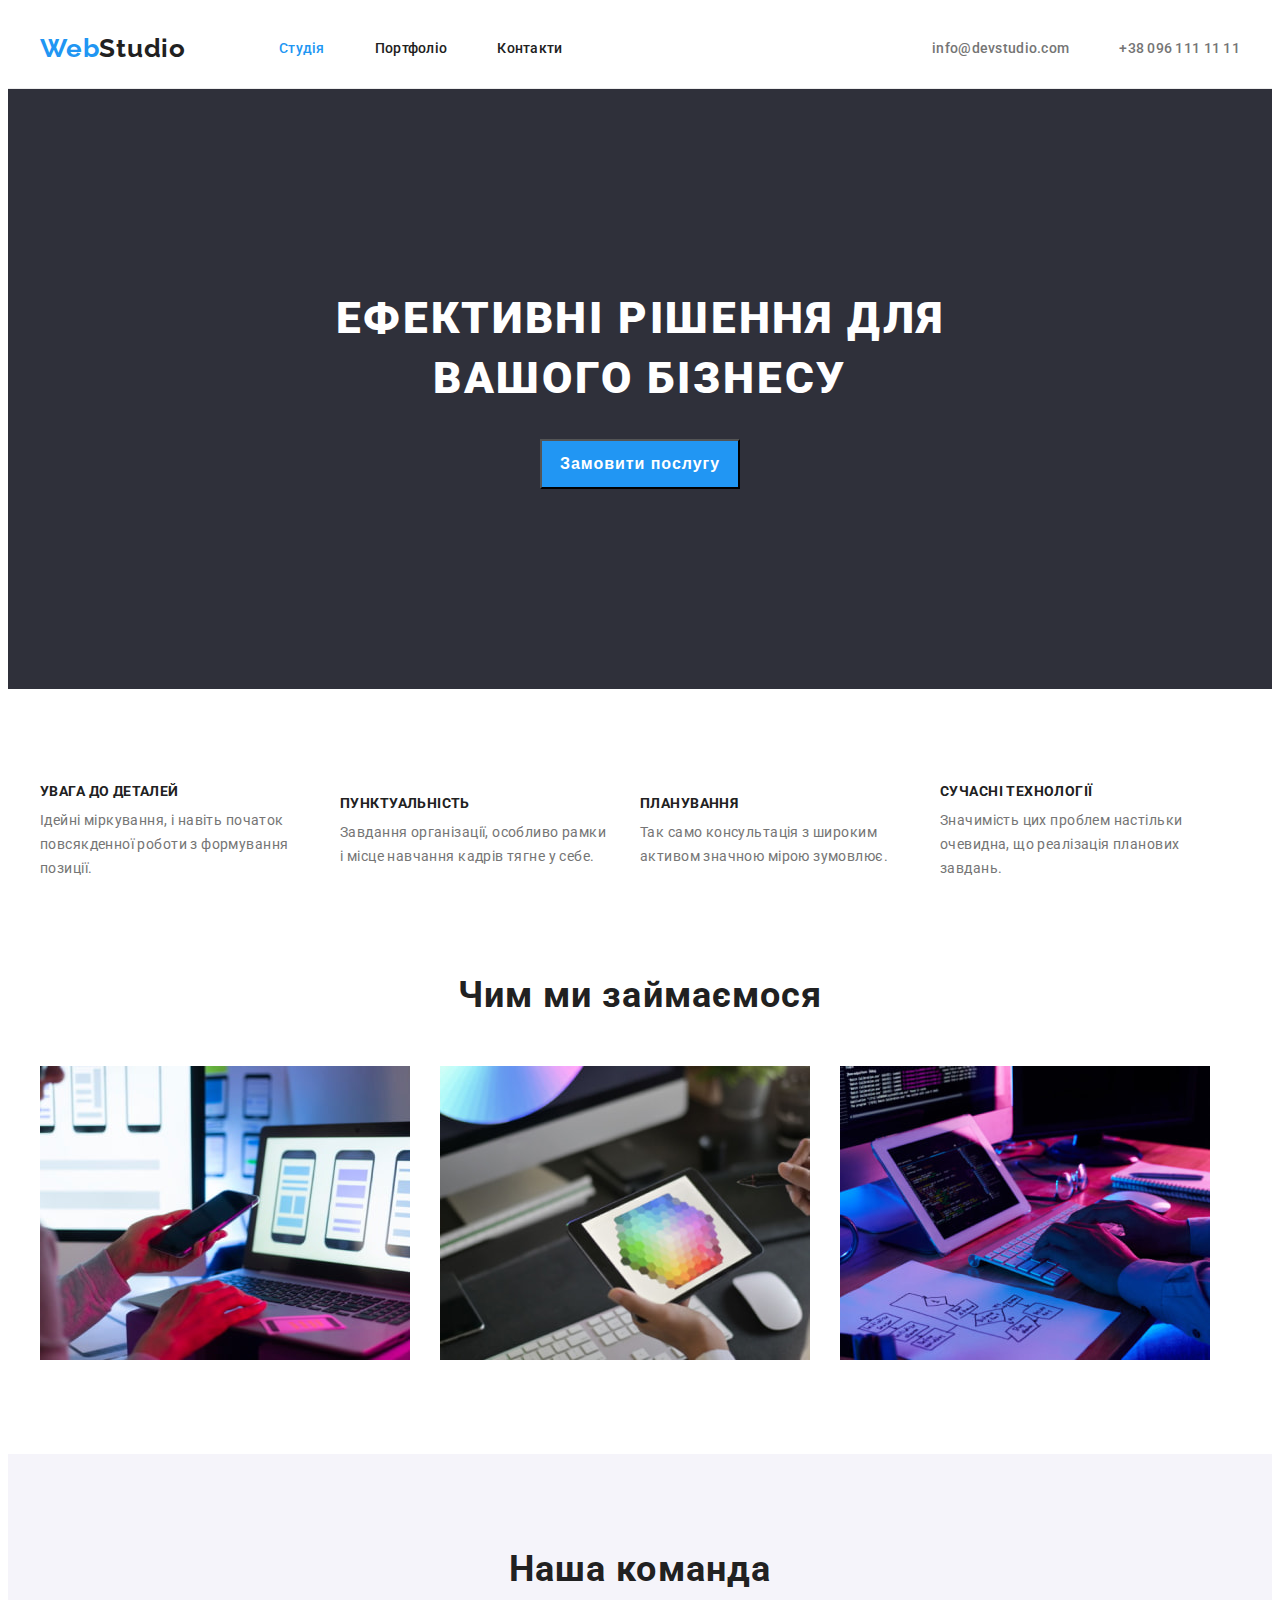
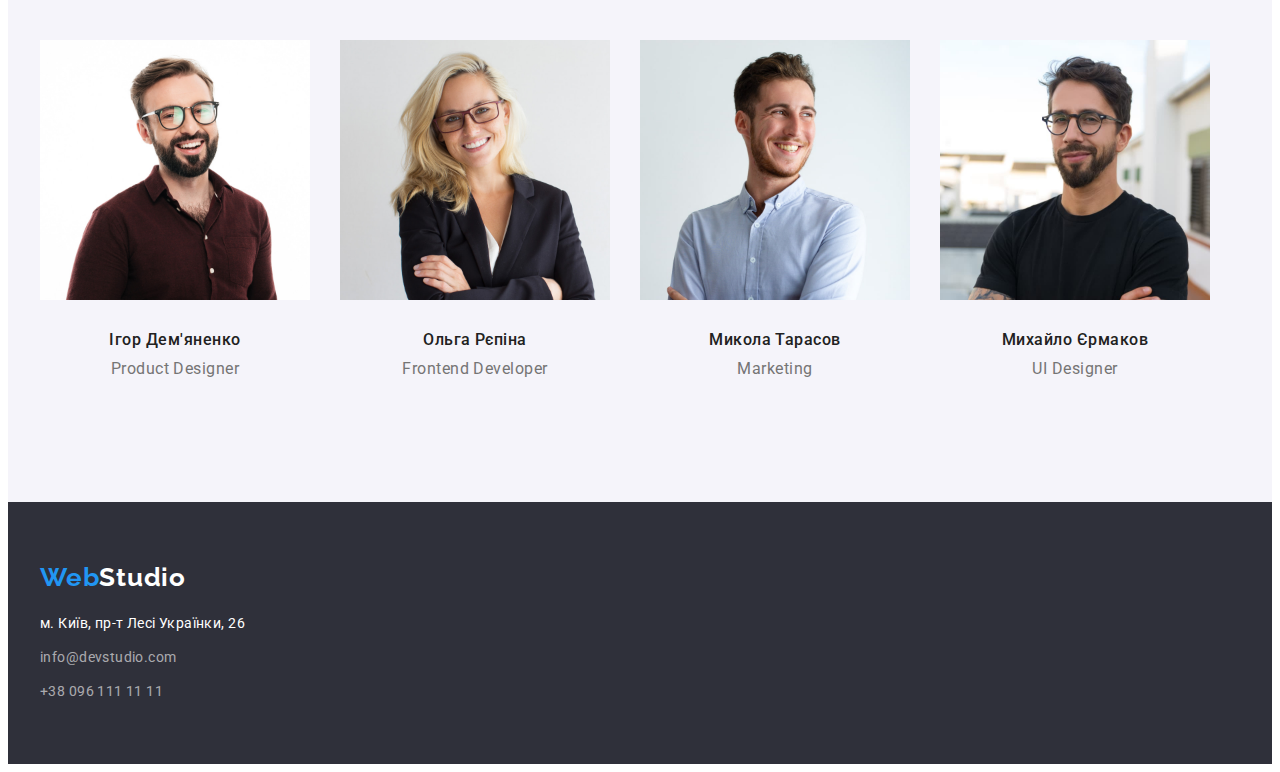
<file: index.html>
<!DOCTYPE html>
<html lang="uk">
  <head>
    <meta charset="UTF-8" />
    <meta name="viewport" content="width=device-width, initial-scale=1.0" />
    <title>Module 01</title>
    <link rel="preconnect" href="https://fonts.googleapis.com" />
    <link rel="preconnect" href="https://fonts.gstatic.com" crossorigin />
    <link
      href="https://fonts.googleapis.com/css2?family=Raleway:wght@700&family=Roboto:wght@400;500;700;900&display=swap"
      rel="stylesheet"
    />
    <link
      rel="stylesheet"
      href="https://cdnjs.cloudflare.com/ajax/libs/modern-normalize/2.0.0/modern-normalize.min.css"
      integrity="sha512-4xo8blKMVCiXpTaLzQSLSw3KFOVPWhm/TRtuPVc4WG6kUgjH6J03IBuG7JZPkcWMxJ5huwaBpOpnwYElP/m6wg=="
      crossorigin="anonymous"
      referrerpolicy="no-referrer"
    />
    <link rel="stylesheet" href="./css/styles.css" />
  </head>
  <body>
    <!-- header section -->
    <header class="header">
      <div class="container heder-container">
        <nav class="navigation">
          <a
            class="link logo"
            href="./index.html"
            aria-label="site-logo-WebStudio"
            >Web<span class="logo-part">Studio</span></a
          >
          <ul class="navigation-list">
            <li class="navigation-item">
              <a class="link nav-title" href="#studio">Студія</a>
            </li>
            <li class="navigation-item">
              <a class="link nav-link" href="./portfolio.html"
                >Портфоліо</a
              >
            </li>
            <li class="navigation-item">
              <a class="link nav-link" href="#contacts">Контакти</a>
            </li>
          </ul>
        </nav>
        <ul class="header-grup">
          <li class="header-grup-item">
            <a class="link header-mailto mail" href="mailto:info@devstudio.com"
              >info@devstudio.com</a
            >
          </li>
          <li class="header-grup-item">
            <a class="link header-phone text" href="tel:+380961111111"
              >+38 096 111 11 11</a
            >
          </li>
        </ul>
      </div>
    </header>
    <main class="main">
      <!-- section Hero -->
      <section class="hero section">
        <div class="container hero-container">
          <h1 class="title">Ефективні рішення для вашого бізнесу</h1>
          <button class="btn" type="button">Замовити послугу</button>
        </div>
      </section>
      <!-- section Feature -->
      <section class="feature section">
        <div class="container feature-container">
          <!-- Лoгічний заголовок -->
            <h2 class="visually-hidden">Feature</h2>
          <ul class="feature-list">
            <li class="feature-item">
              <h3 class="feature-subtitle">УВАГА ДО ДЕТАЛЕЙ</h3>
              <p class="feature-desc">
                Ідейні міркування, і навіть початок повсякденної роботи з
                формування позиції.
              </p>
            </li>
            <li class="feature-item">
              <h3 class="feature-subtitle">ПУНКТУАЛЬНІСТЬ</h3>
              <p class="feature-desc">
                Завдання організації, особливо рамки і місце навчання кадрів
                тягне у себе.
              </p>
            </li>
            <li class="feature-item">
              <h3 class="feature-subtitle">ПЛАНУВАННЯ</h3>
              <p class="feature-desc">
                Так само консультація з широким активом значною мірою зумовлює.
              </p>
            </li>
            <li class="feature-item">
              <h3 class="feature-subtitle">СУЧАСНІ ТЕХНОЛОГІЇ</h3>
              <p class="feature-desc">
                Значимість цих проблем настільки очевидна, що реалізація
                планових завдань.
              </p>
            </li>
          </ul>
        </div>
      </section>
      <!-- section Services -->
      <section class="services section">
        <div class="container services-container">
          <h2 class="title-services">Чим ми займаємося</h2>
          <ul class="list-services">
            <li class="item-services">
              <img
                src="./images/services/img-(1).jpg"
                alt="набір тексту на клавіатуре"
                width="370"
                height="294"
              />
            </li>
            <li class="item-services">
              <img
                src="./images/services/img-(2).jpg"
                alt="робота з телефону"
                width="370"
                height="294"
              />
            </li>
            <li class="item-services">
              <img
                src="./images/services/img-(3).jpg"
                alt="робота з планшета"
                width="370"
                height="294"
              />
            </li>
          </ul>
        </div>
      </section>
      <!-- section Our team -->
      <section class="team section">
        <div class="container team-container">
          <h2 class="title-team">Наша команда</h2>
          <ul class="list-team">
            <li class="item-team">
              <img
                src="./images/team/img.jpg"
                alt="чоловік в окулярах"
                width="270"
                height="260"
              />
              <div class="blok-team">
              <h3 class="subtitle-team">Ігор Дем'яненко</h3>
              <p class="desc-team">Product Designer</p>
              </div>
            </li>
            <li class="item-team">
              <img
                src="./images/team/img(1).jpg"
                alt="дівчина посміхається"
                width="270"
                height="260"
              />
              <div class="blok-team">
              <h3 class="subtitle-team">Ольга Рєпіна</h3>
              <p class="desc-team">Frontend Developer</p>
              </div>
            </li>
            <li class="item-team">
              <img
                src="./images/team/img(2).jpg"
                alt="хлопець посміхаеться"
                width="270"
                height="260"
              />
              <div class="blok-team">
              <h3 class="subtitle-team">Микола Тарасов</h3>
              <p class="desc-team">Marketing</p>
              </div>
            </li>
            <li class="item-team">
              <img
                src="./images/team/img(3).jpg"
                alt="хлопець в окулярах"
                width="270"
                height="260"
              />
              <div class="blok-team">
              <h3 class="subtitle-team">Михайло Єрмаков</h3>
              <p class="desc-team">UI Designer</p>
              </div>
            </li>
          </ul>
        </div>
      </section>
    </main>
    <!-- footer -->
    <footer class="footer">
      <div class="container footer-container">
        <a
          class="link footer-logo"
          href="./index.html"
          aria-label="site-logo-WebStudio"
          >Web<span class="footer-logo-part">Studio</span></a
        >
        <address class="address">
          <p class="address-desc">м. Київ, пр-т Лесі Українки, 26</p>
          <ul class="footer-list">
            <li class="footer-item">
              <a class="footer-link" href="mailto:info@devstudio.com"
                >info@devstudio.com</a
              >
            </li>
            <li class="footer-item">
              <a class="footer-link" href="tel:+380961111111"
                >+38 096 111 11 11</a
              >
            </li>
          </ul>
        </address>
      </div>
    </footer>
  </body>
</html>
</file>
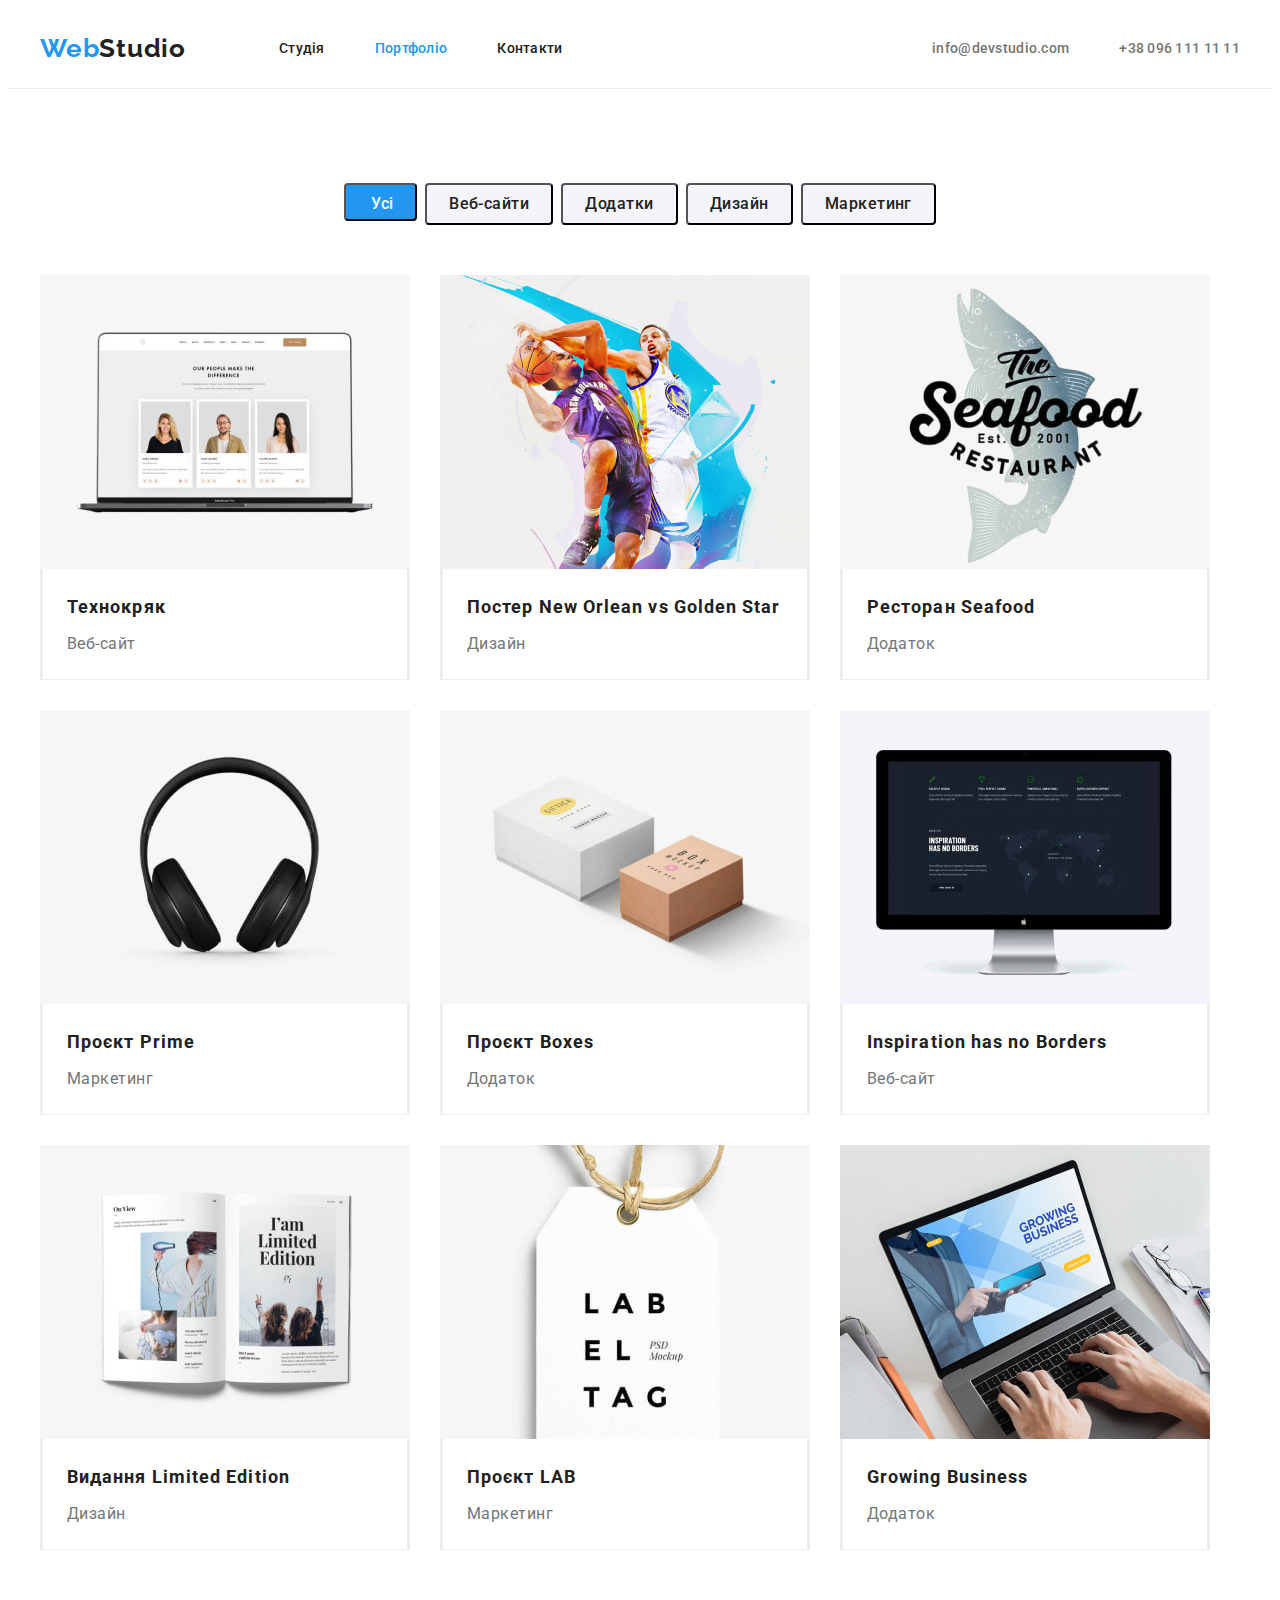
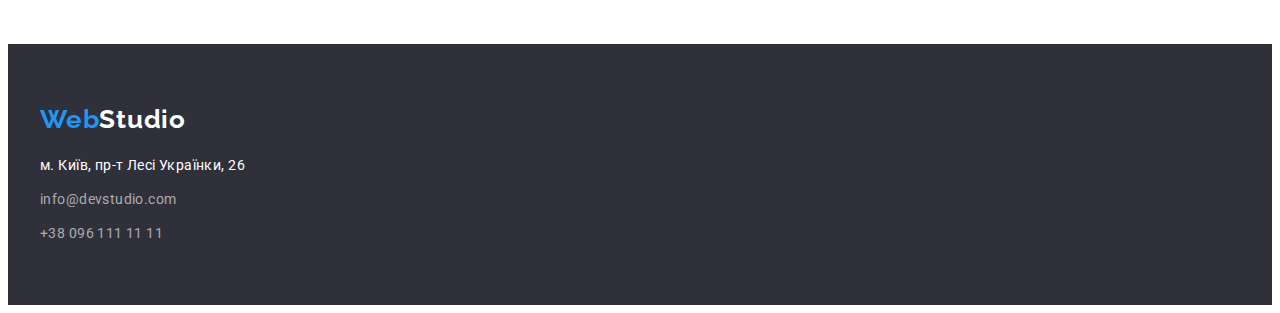
<file: portfolio.html>
<!DOCTYPE html>
<html lang="uk">
  <head>
    <meta charset="UTF-8" />
    <meta name="viewport" content="width=device-width, initial-scale=1.0" />
    <title>Module 02</title>
    <link rel="preconnect" href="https://fonts.gstatic.com" crossorigin />
    <link
      href="https://fonts.googleapis.com/css2?family=Raleway:wght@700&family=Roboto:wght@400;500;700;900&display=swap"
      rel="stylesheet"
    />
    <link
      rel="stylesheet"
      href="https://cdnjs.cloudflare.com/ajax/libs/modern-normalize/2.0.0/modern-normalize.min.css"
      integrity="sha512-4xo8blKMVCiXpTaLzQSLSw3KFOVPWhm/TRtuPVc4WG6kUgjH6J03IBuG7JZPkcWMxJ5huwaBpOpnwYElP/m6wg=="
      crossorigin="anonymous"
      referrerpolicy="no-referrer"
    />
    <link rel="stylesheet" href="./css/styles.css" />
  </head>
  <body>
    <!-- header section -->
    <header class="header">
      <div class="container heder-container">
        <nav class="navigation">
          <a
            class="link logo"
            href="./index.html"
            aria-label="site-logo-WebStudio"
            >Web<span class="logo-part">Studio</span></a
          >
          <ul class="navigation-list">
            <li class="navigation-item">
              <a class="link nav-link" href="./index.html">Студія</a>
            </li>
            <li class="navigation-item">
              <a class="link nav-title" href="#portfolio">Портфоліо</a>
            </li>
            <li class="navigation-item">
              <a class="link nav-link" href="#contacts">Контакти</a>
            </li>
          </ul>
        </nav>
        <ul class="header-grup">
          <li class="header-grup-item">
            <a class="link header-mailto mail" href="mailto:info@devstudio.com"
              >info@devstudio.com</a
            >
          </li>
          <li class="header-grup-item">
            <a class="link header-phone text" href="tel:+380961111111"
              >+38 096 111 11 11</a
            >
          </li>
        </ul>
      </div>
    </header>
    <main>
    <!-- section Portfolio -->
    <section class="portfolio section">
      <div class="container portfolio-container">
        <!-- Логічний заголовок -->
          <h2 class="visually-hidden">Portfolio</h2>
        <ul class="portfolio-list">
          <li class="portfolio-item">
            <button class="portfolio-all-btn" type="button">Усі</button>
          </li>
          <li class="portfolio-item">
            <button class="portfolio-btn" type="button">Веб-сайти</button>
          </li>
          <li class="portfolio-item">
            <button class="portfolio-btn" type="button">Додатки</button>
          </li>
          <li class="portfolio-item">
            <button class="portfolio-btn" type="button">Дизайн</button>
          </li>
          <li class="portfolio-item">
            <button class="portfolio-btn" type="button">Маркетинг</button>
          </li>
        </ul>
        <ul class="img-portfolio-list grid">
          <li class="img-portfolio-item grid-item">
            <a class="link blok-link" href="./images/portfolio/img.jpg">
              <img
                class="img-portfolio"
                src="./images/portfolio/img.jpg"
                alt="три фото"
                width="370"
                height="294"
              />
              <div class="portfolio-blok">
              <h3 class="portfolio-title">Технокряк</h3>
              <p class="portfolio-desc">Веб-сайт</p>
              </div>
            </a>
          </li>
          <li class="img-portfolio-item grid-item">
            <a class="link blok-link" href="./images/portfolio/img-(1).jpg">
              <img
                class="img-portfolio"
                src="./images/portfolio/img-(1).jpg"
                alt="баскетбол"
                width="370"
                height="294"
              />
              <div class="portfolio-blok">
              <h3 class="portfolio-title">Постер New Orlean vs Golden Star</h3>
              <p class="portfolio-desc">Дизайн</p>
              </div>
            </a>
          </li>
          <li class="img-portfolio-item grid-item">
            <a class="link blok-link" href="./images/portfolio/img-(2).jpg">
              <img
                class="img-portfolio"
                src="./images/portfolio/img-(2).jpg"
                alt="реклама ресторана"
                width="370"
                height="294"
              />
              <div class="portfolio-blok">
              <h3 class="portfolio-title">Ресторан Seafood</h3>
              <p class="portfolio-desc">Додаток</p>
              </div>
            </a>
          </li>
          <li class="img-portfolio-item grid-item">
            <a class="link blok-link" href="./images/portfolio/img-(3).jpg">
              <img
                class="img-portfolio"
                src="./images/portfolio/img-(3).jpg"
                alt="навушники"
                width="370"
                height="294"
              />
              <div class="portfolio-blok">
              <h3 class="portfolio-title">Проєкт Prime</h3>
              <p class="portfolio-desc">Маркетинг</p>
              </div>
            </a>
          </li>
          <li class="img-portfolio-item grid-item">
            <a class="link blok-link" href="./images/portfolio/img-(4).jpg">
              <img
                class="img-portfolio"
                src="./images/portfolio/img-(4).jpg"
                alt="реклама духов"
                width="370"
                height="294"
              />
              <div class="portfolio-blok">
              <h3 class="portfolio-title">Проєкт Boxes</h3>
              <p class="portfolio-desc">Додаток</p>
              </div>
            </a>
          </li>
          <li class="img-portfolio-item grid-item">
            <a class="link blok-link" href="./images/portfolio/img-(5).jpg">
              <img
                class="img-portfolio"
                src="./images/portfolio/img-(5).jpg"
                alt="єкран манітора"
                width="370"
                height="294"
              />
              <div class="portfolio-blok">
              <h3 class="portfolio-title">Inspiration has no Borders</h3>
              <p class="portfolio-desc">Веб-сайт</p>
              </div>
            </a>
          </li>
          <li class="img-portfolio-item grid-item">
            <a class="link blok-link" href="./images/portfolio/img-(6).jpg">
              <img
                class="img-portfolio"
                src="./images/portfolio/img-(6).jpg"
                alt="розкрита книга"
                width="370"
                height="294"
              />
              <div class="portfolio-blok">
              <h3 class="portfolio-title">Видання Limited Edition</h3>
              <p class="portfolio-desc">Дизайн</p>
              </div>
            </a>
          </li>
          <li class="img-portfolio-item grid-item">
            <a class="link blok-link" href="./images/portfolio/img-(7).jpg">
              <img
                class="img-portfolio"
                src="./images/portfolio/img-(7).jpg"
                alt="лейба проекту"
                width="370"
                height="294"
              />
              <div class="portfolio-blok">
              <h3 class="portfolio-title">Проєкт LAB</h3>
              <p class="portfolio-desc">Маркетинг</p>
              </div>
            </a>
          </li>
          <li class="img-portfolio-item grid-item">
            <a class="link blok-link" href="./images/portfolio/img-(8).jpg">
              <img
                class="img-portfolio"
                src="./images/portfolio/img-(8).jpg"
                alt="робота на ноутбуці"
                width="370"
                height="294"
              />
              <div class="portfolio-blok">
              <h3 class="portfolio-title">Growing Business</h3>
              <p class="portfolio-desc">Додаток</p>
              </div>
            </a>
          </li>
        </ul>
      </div>
    </section>
    </main>
    <!-- footer -->
    <footer class="footer">
      <div class="container footer-container">
        <a
          class="link footer-logo"
          href="./index.html"
          aria-label="site-logo-WebStudio"
          >Web<span class="footer-logo-part">Studio</span></a
        >
        <address class="address">
          <p class="address-desc">м. Київ, пр-т Лесі Українки, 26</p>
          <ul class="footer-list">
            <li class="footer-item">
              <a class="footer-link" href="mailto:info@devstudio.com"
                >info@devstudio.com</a
              >
            </li>
            <li class="footer-item">
              <a class="footer-link" href="tel:+380961111111"
                >+38 096 111 11 11</a
              >
            </li>
          </ul>
        </address>
      </div>
    </footer>
  </body>
</html>
</file>
<file: css/styles.css>
:root {
    --main-font: "Roboto", sans-serif;
    --secondary-font: "Raleway", sans-serif;
    /* text colors */
    --accent-cl: #2196f3;
    --main-txt-cl: #757575;
    --secondary-txt-cl: #212121;
    /* bacgraund-colors */
    --darc-bg-cl: #2f303a;
    --main-bg-cl: #fff;
    --secondary-bg-cl: #f5f4fa;
    /* grid items */
    --items: 1;
    --indent: 30px;
}
body {
    color: var(--main-txt-cl);
    font-family: var(--main-font);
    font-size: 14px;
    letter-spacing: 0.42px;
}

ul {
    list-style-type: none;
}

a {
    text-decoration: none;
}

h1,
h2,
h3,
h4,
h5,
h6,
p {
    margin: 0;
}

img {
    display: block;
    max-width: 100%;
    height: auto;
}
.section {
    padding-top: 94px;
    padding-bottom: 94px;
}

.container {
    /* outline: 1px solid red; */
    width: 1200px;
    padding-left: 15px;
    padding-right: 15px;
    margin-left: auto;
    margin-right: auto;
}

.list {
    list-style: none;
    margin: 0;
    padding: 0;
}

.link {
    text-decoration: none;
}

.link:hover,
.link:focus {
    color: #2196F3;
}

/* логічний заголовок */
.visually-hidden {
    border: 0;
    clip: rect(0 0 0 0);
    -webkit-clip-path: polygon(0px 0px, 0px 0px, 0px 0px);
    clip-path: polygon(0px 0px, 0px 0px, 0px 0px);
    height: 1px;
    margin: -1px;
    overflow: hidden;
    padding: 0;
    position: absolute;
    width: 1px;
    white-space: nowrap;
}

/*  
    |=============================
    | Сітка для колекції з елементов 
    |=================================
*/
.grid {
    display: flex;
    flex-wrap: wrap;

    gap: var(--indent);
}

.grid-item {
    flex-basis: calc(100%-var(--indent) * (var(--items) - 1)) / var(--items);
}

/* 
|=====================
|  = header section =
======================
*/
.header {
    background: var(--main-bg-cl);
    border-bottom: 1px solid #ECECEC;
}

.heder-container {
    display: flex;
    align-items: center;
}

.navigation {
    display: flex;
    align-items: center;
}

.navigation-list {
    display: flex;
    align-items: center;
    margin: 0;
    padding: 0;
}

.navigation-item {
    margin-right: 50px;
}


.navigation-item:last-child {
    margin-right: 0;
}

.logo {
    margin-right: 93px;
    color: var(--accent-cl);
    font-family: var(--secondary-font);
    font-size: 26px;
    font-weight: 700;
    letter-spacing: 0.78px;
}

.logo-part {
    color: var(--secondary-txt-cl);
    font-family: var(--secondary-font);
    font-size: 26px;
    font-weight: 700;
    letter-spacing: 0.78px;
}

.nav-link {
    display: block;
    padding-top: 32px;
    padding-bottom: 32px;
    color: var(--secondary-txt-cl);
    font-family: var(--main-font);
    font-size: 14px;
    font-weight: 500;
    letter-spacing: 0.28px;
}

.nav-title {
    padding-top: 32px;
    padding-bottom: 32px;
    color: var(--accent-cl);
    font-family: var(--main-font);
    font-size: 14px;
    font-weight: 500;
    letter-spacing: 0.28px;
}

.header-grup {
    display: flex;
    margin-left: auto;
    margin-top: 0;
    margin-right: 0;
    margin-bottom: 0;
    padding: 0;
}

.header-grup-item {
    margin-right: 50px;
}

.header-grup-item:last-child {
    margin-right: 0;
}

.header-mailto {
    color: var(--main-txt-cl);
    font-family: var(--main-font);
    font-size: 14px;
    font-weight: 500;
    letter-spacing: 0.28px;
}

.header-phone {
    color: var(--main-txt-cl);
    font-family: var(--main-font);
    font-size: 14px;
    font-weight: 500;
    letter-spacing: 0.28px;
}

.mail:hover,
.mail:focus {
    color: var(--accent-cl);
}

.text:hover,
.text:focus {
    color: var(--accent-cl);
}

/*=========================
==== section Hero  
==========================*/
.hero {
    padding-top: 200px;
    padding-bottom: 200px;
    background-color: var(--darc-bg-cl);
}

.title {
    width: 696px;
    color: #FFF;
    text-align: center;
    font-family: var(--main-font);
    font-size: 44px;
    font-weight: 900;
    line-height: 1.36;
    letter-spacing: 2.64px;
    text-transform: uppercase;
    margin-left: auto;
    margin-right: auto;
}

.btn {
    background-color: #2196F3;
    min-width: 152px;
    min-height: 30px;
    width: 200px;
    height: 50px;
    flex-shrink: 0;
    padding: 10px, 32px;
    color: #FFF;
    text-align: center;
    font-size: 16px;
    font-weight: 700;
    line-height: 1.87;
    letter-spacing: 0.96px;
    cursor: pointer;
    margin-top: 30px;
    margin-right: auto;
    margin-left: auto;
    display: block;
}

.btn:hover,
.btn:focus {
    border-radius: 4px;
    background-color: var();
}

/* ======================
==  section Feature
========================*/
.feature {
    background-color: var(--main-bg-cl);
    padding-bottom: 0;
}

.feature-list {
    display: flex;
    align-items: center;
    margin: 0;
    padding: 0;
}

.feature-item {
    margin-right: 30px;
    width: 270px;
    flex-shrink: 0;
}

.feature-item:last-child {
    margin-right: 0;
}

.feature-subtitle {
    margin-bottom: 10px;
    color: var(--secondary-txt-cl);
    font-family: var(--main-txt-cl);
    font-size: 14px;
    font-weight: 700;
    letter-spacing: 0.42px;
    text-transform: uppercase;
}

.feature-desc {
    flex-shrink: 0;
    color: var(--main-txt-cl);
    font-family: var(--main-font);
    font-size: 14px;
    font-weight: 400;
    line-height: 1.71;
    letter-spacing: 0.42px;
}

/* =======================
==section Services      
========================== */
.services {
    background-color: var(--main-bg-cl);
}

.title-services {
    margin-top: 0;
    margin-bottom: 50px;
    color: var(--secondary-txt-cl);
    text-align: center;
    font-family: var(--main-font);
    font-size: 36px;
    font-weight: 700;
    letter-spacing: 1.08px;
}

.list-services {
    display: flex;
    align-items: center;
    flex-direction: row;
    margin: 0;
    padding: 0;
}

.item-services {
    margin-right: 30px;
    width: 370px;
    height: 294px;
    flex-shrink: 0;
}

.item-services:last-child {
    margin-right: 0;
}

/* ========================
==section Our team      
========================= */
.team {
    background-color: var(--secondary-bg-cl);
}

.title-team {
    color: var(--secondary-txt-cl);
    text-align: center;
    font-family: var(--main-font);
    font-size: 36px;
    font-weight: 700;
    letter-spacing: 1.08px;
    margin-bottom: 50px;
}

.list-team {
    display: flex;
    align-items: center;
    flex-direction: row;
    margin: 0;
    padding: 0;
}

.item-team {
    margin-right: 30px;
}

.item-team:last-child {
    margin-right: 0;
}
.blok-team {
    padding-top: 30px;
    padding-bottom: 30px;
}

.subtitle-team {
    margin-bottom: 10px;
    color: var(--secondary-txt-cl);
    text-align: center;
    font-family: var(--main-font);
    font-size: 16px;
    font-weight: 500;
    letter-spacing: 0.48px;
}

.desc-team {
    color: var(--main-txt-cl);
    text-align: center;
    font-family: var(--main-font);
    font-size: 16px;
    font-weight: 400;
    letter-spacing: 0.48px;
}

/* ===========================
== section Portfolio        
=============================*/
.portfolio {
    background-color: var(--main-bg-cl);
}

.portfolio-list {
    margin-top: 0;
    margin-right: 0;
    margin-left: 0;
    margin-bottom: 50px;
    padding: 0;
    display: flex;
    justify-content: center;
}

.portfolio-item {
    margin-right: 8px;
}

.portfolio-item:last-child {
    margin-right: 0;
}

.portfolio-all-btn {
    padding-top: 6px;
    padding-right: 25px;
    padding-bottom: 6.5px;
    padding-left: 25px;
    text-align: center;
    font-family: var(--main-font);
    font-size: 16px;
    font-weight: 500;
    line-height: 1.62;
    letter-spacing: 0.48px;
    width: 73px;
    height: 38px;
    border-radius: 4px;
    background: #2196F3;
    color: #FFF;
}

.portfolio-all-btn:hover,
.portfolio-all-btn:focus {
    border-radius: 4px;
    background: #2196F3;
    width: 73px;
    height: 38px;
    flex-shrink: 0;
}

.portfolio-btn {
    padding-top: 6px;
    padding-right: 22px;
    padding-bottom: 6px;
    padding-left: 22px;
    color: var(--secondary-txt-cl);
    text-align: center;
    font-family: var(--main-font);
    font-size: 16px;
    font-weight: 500;
    line-height: 1.62;
    letter-spacing: 0.48px;
    border-radius: 4px;
    background-color: var(--secondary-bg-cl);
}

.portfolio-btn:hover,
.portfolio-btn:focus {
    border-radius: 4px;
    color: var(--secondary-bg-cl);
    background: var(--accent-cl);
}

.img-portfolio-list {
    padding: 0;
    margin: 0;
    display: flex;
    align-items: center;
    flex-wrap: wrap;
}

.img-portfolio-item {
    width: 370px;
    --items: 3;
}

.portfolio-blok {
    padding-top: 20px;
    padding-right: 24px;
    padding-bottom: 20px;
    padding-left: 24px;
    border-bottom: 1px solid #EEE;
    border-right: solid #EEE;
    border-left: solid #EEE;
}
.portfolio-title {
    color: var(--secondary-txt-cl);
    font-family: var(--main-font);
    font-size: 18px;
    font-weight: 700;
    line-height: 2;
    letter-spacing: 1.08px;
}

.portfolio-desc {
    margin-top: 4px;
    color: var(--main-txt-cl);
    font-family: var(--main-font);
    font-size: 16px;
    font-weight: 400;
    line-height: 1.87;
    letter-spacing: 0.48px;
}

/* ======================
======footer         
----------------------- */
.footer {
    padding-top: 60px;
    padding-bottom: 60px;
    background-color: var(--darc-bg-cl);
}

.footer-container {
    display: flex;
    flex-direction: column;
}

.address-desc {
    margin-bottom: 10px;
    color: #FFF;
    font-family: var(--main-font);
    font-size: 14px;
    font-weight: 400;
    line-height: 1.71;
    letter-spacing: 0.42px;
    font-style: normal;
}

.footer-link {
    color: rgba(255, 255, 255, 0.60);
    font-family: var(--main-font);
    font-size: 14px;
    font-weight: 400;
    line-height: 1.71;
    letter-spacing: 0.42px;
    font-style: normal;
}

.footer-logo {
    margin-bottom: 20px;
    color: var(--accent-cl);
    font-family: var(--secondary-font);
    font-size: 26px;
    font-weight: 700;
    letter-spacing: 0.78px;
}

.footer-logo-part {
    color: #FFF;
    font-family: var(--secondary-font);
    font-size: 26px;
    font-weight: 700;
    letter-spacing: 0.78px;
}

.footer-list {
    margin-top: 0;
    margin-bottom: 0;
    padding: 0;
    display: flex;
    flex-direction: column;
}
.footer-item {
    margin-bottom: 10px;
}
.footer-item:last-child {
    margin-bottom: 0;
}
</file>
